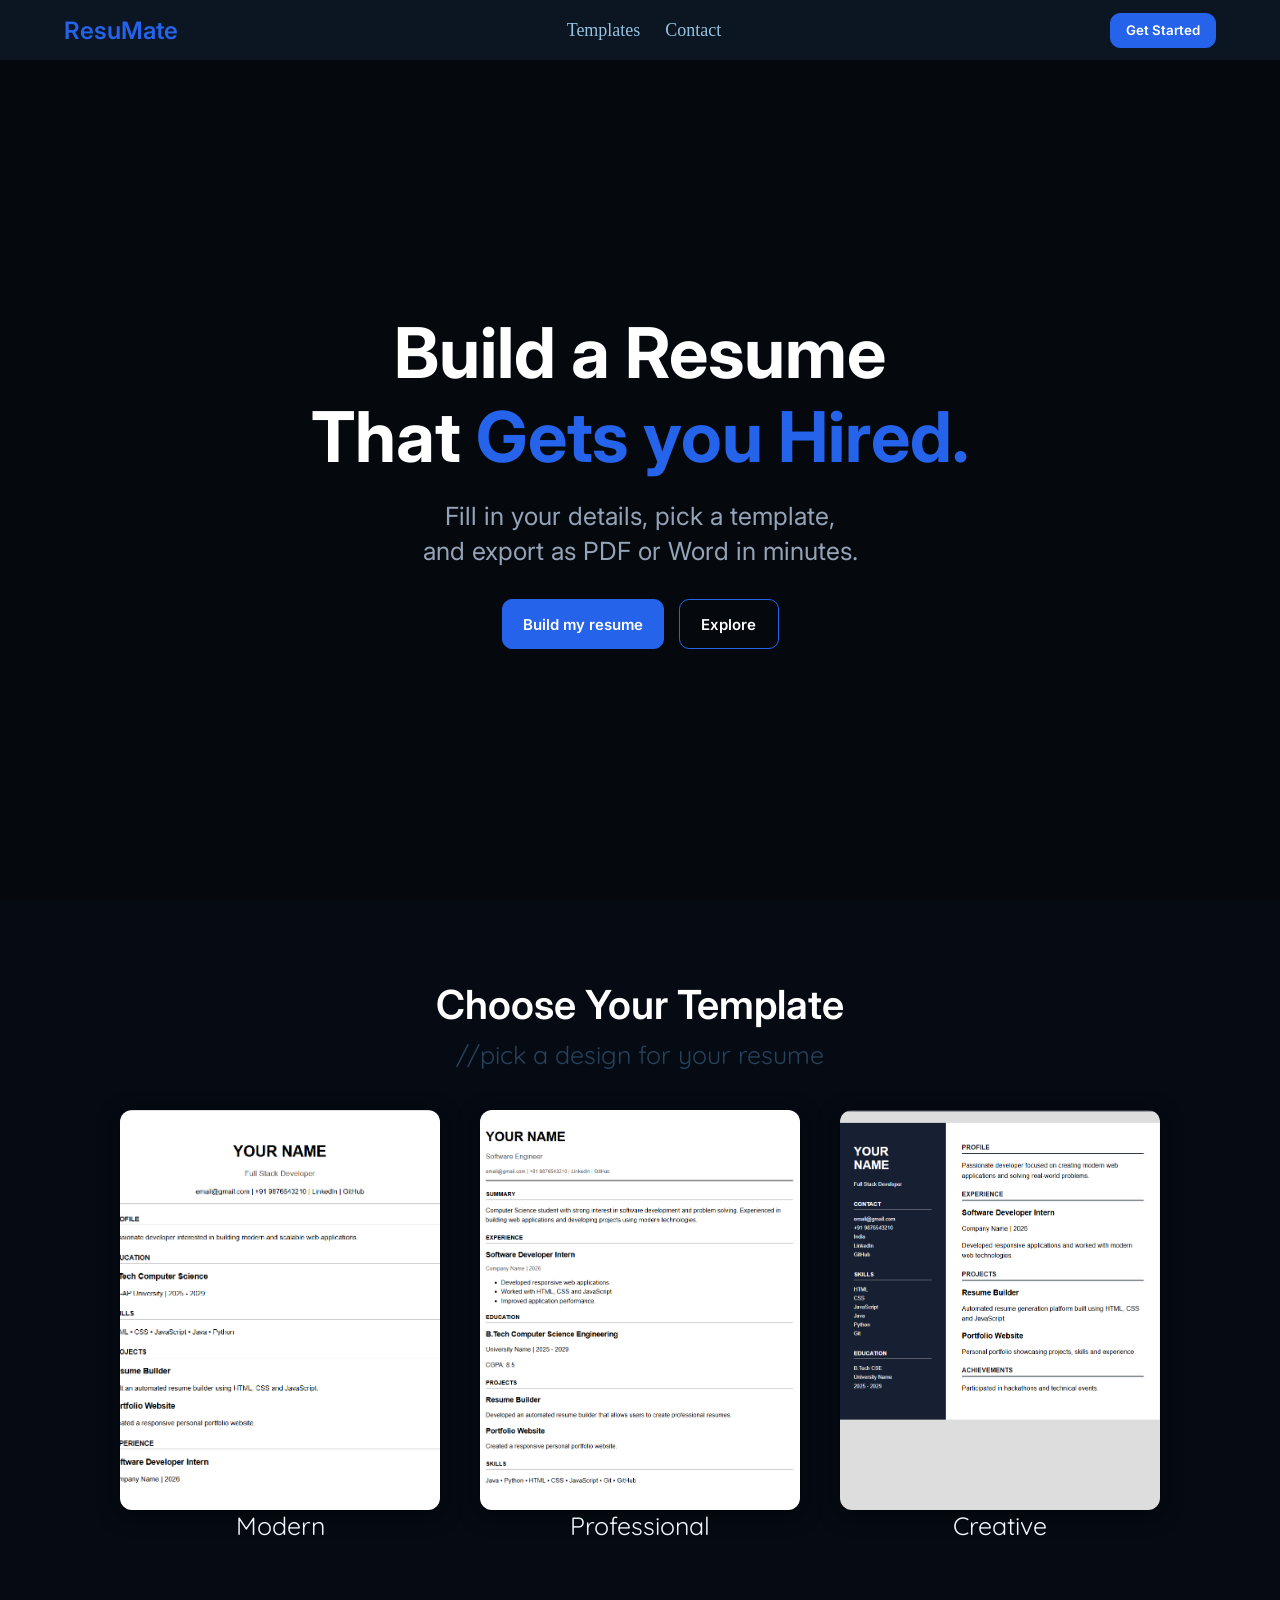
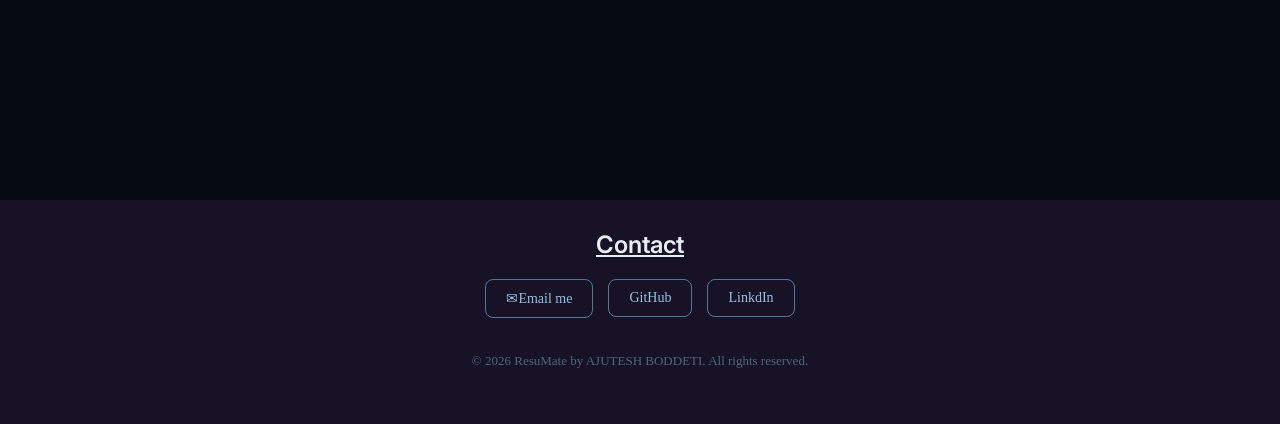
<file: index.html>
<!DOCTYPE html>
<html lang="en">

<head>
    <meta charset="UTF-8">
    <meta name="viewport" content="width=device-width, initial-scale=1.0">
    <title>ResuMate</title>
    <link rel="stylesheet" href="style.css">
    <link rel="preconnect" href="https://fonts.googleapis.com">
    <link rel="preconnect" href="https://fonts.gstatic.com" crossorigin>
    <link href="https://fonts.googleapis.com/css2?family=Inter:wght@300;400;500;600;700;800&display=swap"
        rel="stylesheet">
    <link
        href="https://fonts.googleapis.com/css2?family=Quicksand:wght@300..700&family=Scoutie+Sans:ital,wght@0,200..800;1,200..800&display=swap"
        rel="stylesheet">

</head>

<body>
    <nav>
        <h2>ResuMate</h2>
        <div class="opts">
            <a href="#Templates">Templates</a>
            <a href="#footer">Contact</a>
        </div>
        <div class="btn-n">
            <a href="builder.html"><button id="btn3">Get Started</button></a>
        </div>
    </nav>
    <section id="hero">
        <h1 class="slide"><span>Build a Resume <br>That</span> Gets you Hired.</h1>
        <p class="slide">Fill in your details, pick a template, <br>and export as PDF or Word in minutes.</p>
        <div class="btn">
            <a href="builder.html"><button id="btn1">Build my resume</button></a>
            <a href="#Templates"><button id="btn2">Explore</button></a>
        </div>
    </section>
    <section id="Templates">
        <h2>Choose Your Template</h2>
        <p>//pick a design for your resume</p>
        <div class="temps">
            <div class="temp-cr1">
                <a href="modern.html">
                    <div class="temp-card1">
                    </div>
                </a>
                <a href="builder.html">
                    <p style="color: aliceblue;">Modern</p>
                </a>
            </div>
            <div class="temp-cr2">
                <a href="professional.html">
                    <div class="temp-card2">
                    </div>
                </a>
                <a href="builder.html">
                    <p style="color: aliceblue;">Professional</p>
                </a>
            </div>
            <div class="temp-cr3">
                <a href="creative.html">
                    <div class="temp-card3">
                    </div>
                </a>
                <a href="builder.html">
                    <p style="color: aliceblue;">Creative</p>
                </a>
            </div>
        </div>
    </section>
    <footer id="footer">
        <h2>Contact</h2>
        <div class="fbtn">
            <a href="mailto:ajuboddeti623@gmail.com"><button class="b3">✉Email me</button></a>
            <a href="https://github.com/ajuteshboddeti"><button class="b4">GitHub</button></a>
            <a href="https://www.linkedin.com/in/boddeti-ajutesh-122315372/"><button class="b5">LinkdIn</button></a>
        </div>
        <p class="copyright"> © 2026 ResuMate by AJUTESH BODDETI. All rights reserved. </p>
    </footer>
</body>

</html>
</file>
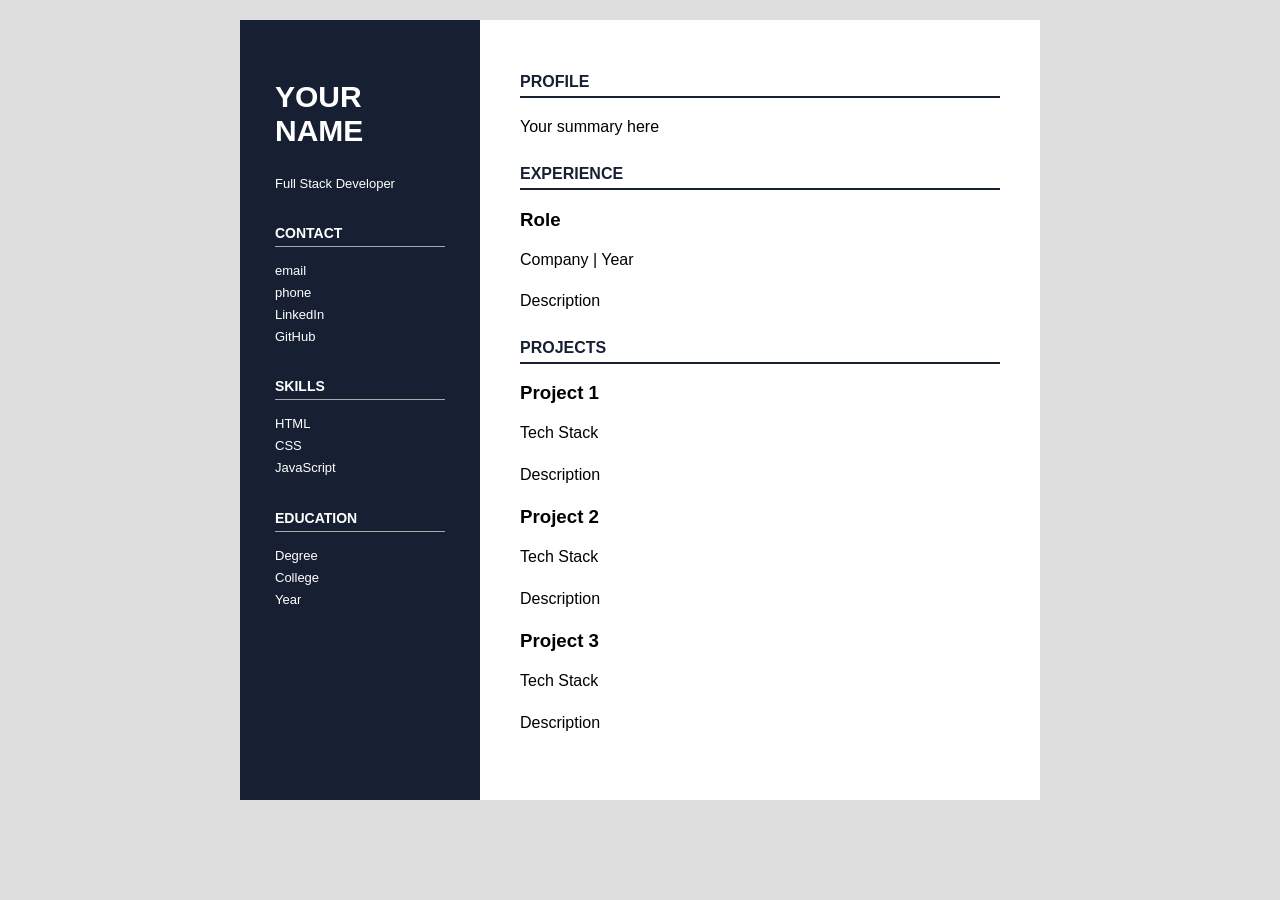
<file: creative.html>
<!DOCTYPE html>
<html>
<head>
    <title>Creative Resume</title>
    <link rel="stylesheet" href="creative.css">
</head>
<body>
<div class="resume">
    <aside>
        <h1 id="name">YOUR<br>NAME</h1>
        <p id="role">Full Stack Developer</p>
        <h2>CONTACT</h2>
        <p id="contact">
            email<br>phone<br>LinkedIn<br>GitHub
        </p>
        <h2>SKILLS</h2>
        <p id="skills">HTML<br>CSS<br>JavaScript</p>
        <h2>EDUCATION</h2>
        <p id="education">Degree<br>College<br>Year</p>
    </aside>
    <main>
        <section>
            <h2>PROFILE</h2>
            <p id="profile">Your summary here</p>
        </section>
        <section>
            <h2>EXPERIENCE</h2>
            <h3 id="exrole">Role</h3>
            <p id="expdetail">Company | Year</p>
            <p id="exdesc">Description</p>
        </section>
        <section>
            <h2>PROJECTS</h2>
            <h3 id="p1name">Project 1</h3>
            <p id="p1stack">Tech Stack</p>
            <p id="p1desc">Description</p>
            <h3 id="p2name">Project 2</h3>
            <p id="p2stack">Tech Stack</p>
            <p id="p2desc">Description</p>
            <h3 id="p3name">Project 3</h3>
            <p id="p3stack">Tech Stack</p>
            <p id="p3desc">Description</p>
        </section>
    </main>
</div>
</body>
</html>
</file>
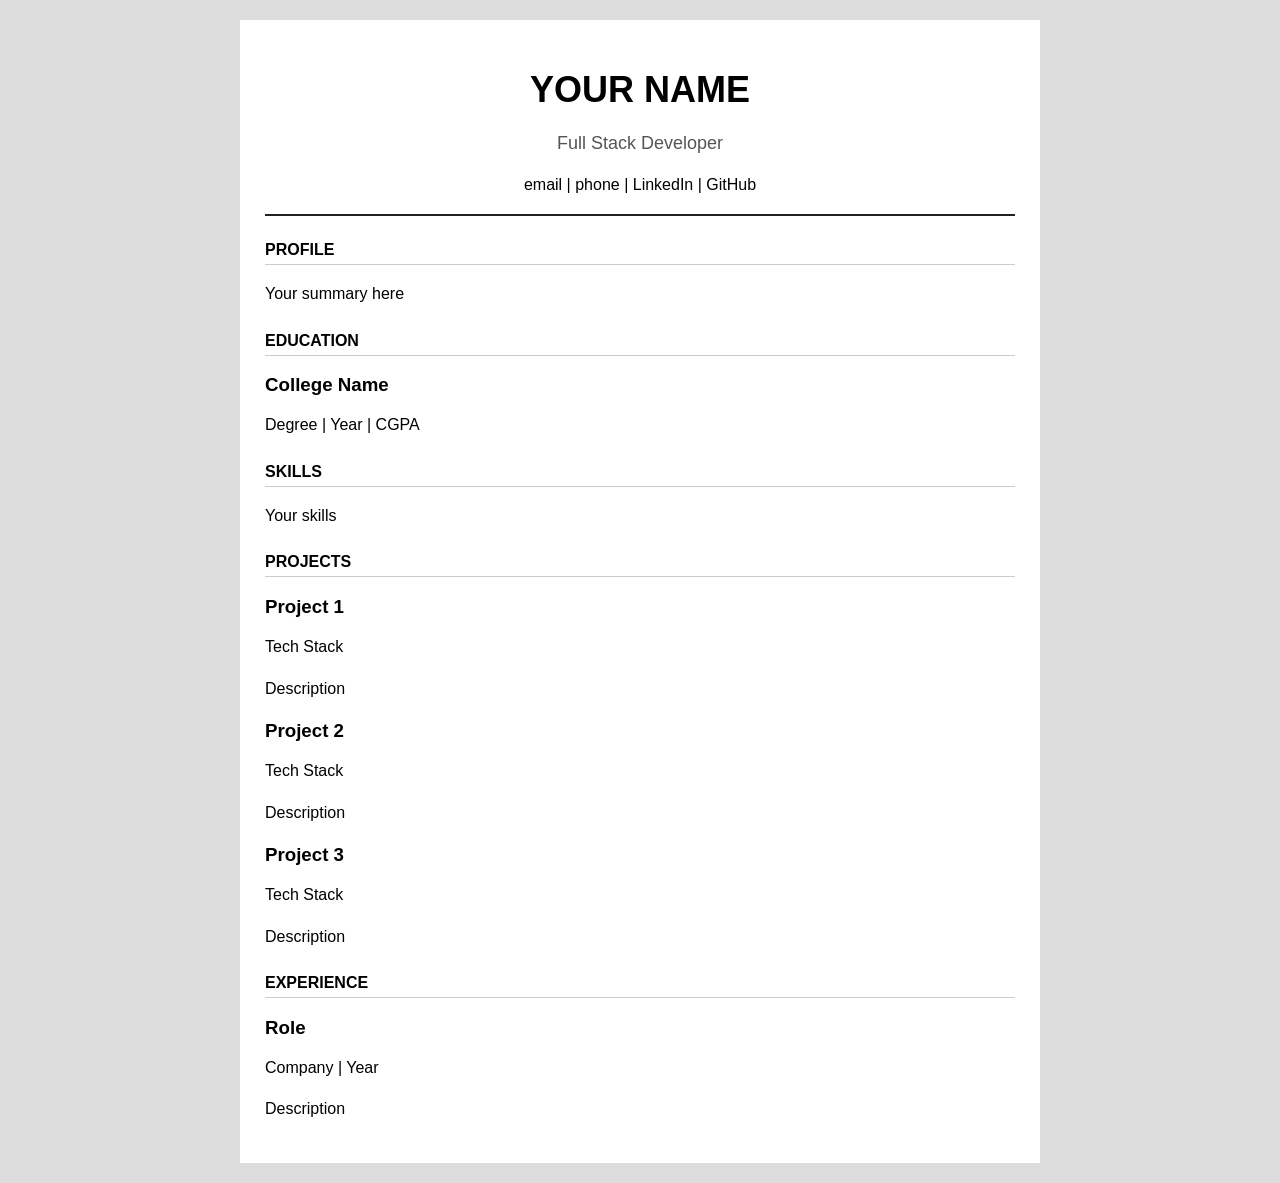
<file: modern.html>
<!DOCTYPE html>
<html>
<head>
    <title>Modern Resume</title>
    <link rel="stylesheet" href="modern.css">
</head>
<body>
<div class="resume">
    <header>
        <h1 id="name">YOUR NAME</h1>
        <p id="role">Full Stack Developer</p>
        <span id="contact">email | phone | LinkedIn | GitHub</span>
    </header>
    <section>
        <h2>PROFILE</h2>
        <p id="profile">Your summary here</p>
    </section>
    <section>
        <h2>EDUCATION</h2>
        <h3 id="cname">College Name</h3>
        <p id="education">Degree | Year | CGPA</p>
    </section>
    <section>
        <h2>SKILLS</h2>
        <p id="skills">Your skills</p>
    </section>
    <section>
        <h2>PROJECTS</h2>
        <h3 id="p1name">Project 1</h3>
        <p id="p1stack">Tech Stack</p>
        <p id="p1desc">Description</p>
        <h3 id="p2name">Project 2</h3>
        <p id="p2stack">Tech Stack</p>
        <p id="p2desc">Description</p>
        <h3 id="p3name">Project 3</h3>
        <p id="p3stack">Tech Stack</p>
        <p id="p3desc">Description</p>
    </section>
    <section>
        <h2>EXPERIENCE</h2>
        <h3 id="exrole">Role</h3>
        <p id="expdetail">Company | Year</p>
        <p id="exdesc">Description</p>
    </section>
</div>
</body>
</html>
</file>
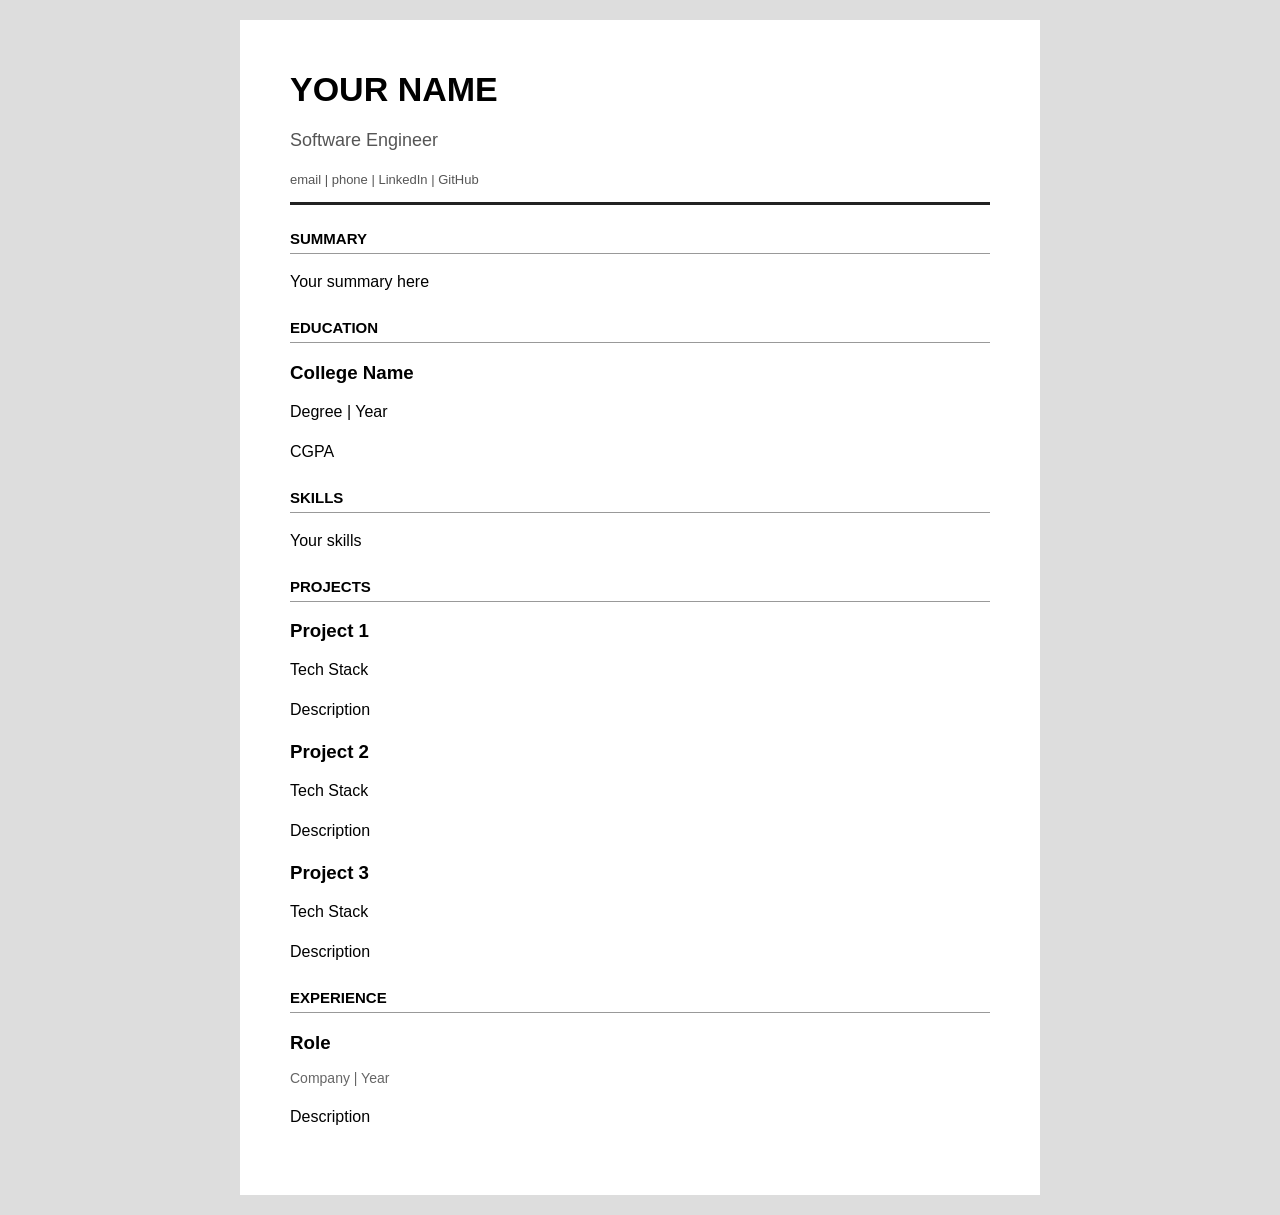
<file: professional.html>
<!DOCTYPE html>
<html>
<head>
    <title>Professional Resume</title>
    <link rel="stylesheet" href="professional.css">
</head>
<body>
<div class="resume">
    <header>
        <h1 id="name">YOUR NAME</h1>
        <p id="role">Software Engineer</p>
        <div class="contact" id="contact">
            email | phone | LinkedIn | GitHub
        </div>
    </header>
    <section>
        <h2>SUMMARY</h2>
        <p id="profile">Your summary here</p>
    </section>
    <section>
        <h2>EDUCATION</h2>
        <div class="item">
            <h3 id="cname">College Name</h3>
            <p id="education">Degree | Year</p>
            <p id="cgpa">CGPA</p>
        </div>
    </section>
    <section>
        <h2>SKILLS</h2>
        <p id="skills">Your skills</p>
    </section>
    <section>
        <h2>PROJECTS</h2>
        <div class="item">
            <h3 id="p1name">Project 1</h3>
            <p id="p1stack">Tech Stack</p>
            <p id="p1desc">Description</p>
        </div>
        <div class="item">
            <h3 id="p2name">Project 2</h3>
            <p id="p2stack">Tech Stack</p>
            <p id="p2desc">Description</p>
        </div>
        <div class="item">
            <h3 id="p3name">Project 3</h3>
            <p id="p3stack">Tech Stack</p>
            <p id="p3desc">Description</p>
        </div>
    </section>
    <section>
        <h2>EXPERIENCE</h2>
        <div class="item">
            <h3 id="exrole">Role</h3>
            <p class="date" id="expdetail">Company | Year</p>
            <p id="exdesc">Description</p>
        </div>
    </section>
</div>
</body>
</html>
</file>
<file: style.css>
body {
    margin: 0;
    background-color: #05090e;
    overflow-x: hidden;
}

nav {
    background-color: #0c1522;
    min-height: 60px;
    width: 100%;
    position: fixed;
    top: 0;
    left: 0;
    z-index: 1000;
    display: flex;
    justify-content: space-between;
    align-items: center;
    padding: 10px 5%;
    box-sizing: border-box;
}

.opts {
    display: flex;
    gap: 25px;
    font-size: 18px;
}

.opts a {
    text-decoration: none;
    color: #95c2e0;
}

.btn-n {
    display: flex;
    align-items: center;
}

#btn3 {
    height: 35px;
    background-color: #2563eb;
    border: 1px solid #2563eb;
    border-radius: 10px;
    padding: 0 15px;
    width: auto;
    cursor: pointer;
    font-family: "Inter", sans-serif;
    font-weight: 600;
    color: #ffffff;
}

h2 {
    color: #2563eb;
    margin: 0;
    font-family: "Inter", sans-serif;
    font-weight: 600;
}

section {
    width: 100%;
    box-sizing: border-box;
}

#hero {
    background-color: #05090e;
    min-height: 100vh;
    display: flex;
    flex-direction: column;
    justify-content: center;
    padding: 100px 5% 40px 5%;
    box-sizing: border-box;
}

#hero h1 {
    font-size: clamp(32px, 6vw, 70px);
    color: #2563eb;
    margin-top: 0;
    margin-bottom: 20px;
    font-family: 'Inter', sans-serif;
    line-height: 1.2;
    text-align: center;
}

#hero h1 span {
    color: #ffffff;
}

#hero p {
    font-size: clamp(16px, 2.5vw, 25px);
    color: #94a3b8;
    margin-top: 0;
    margin-bottom: 30px;
    font-family: 'Inter', sans-serif;
    line-height: 1.4;
    text-align: center;
}

.btn {
    display: flex;
    gap: 15px;
    flex-wrap: wrap;
    justify-content: center;
}

#btn1 {
    height: 50px;
    min-width: 150px;
    padding: 0 20px;
    background-color: #2563eb;
    border: 1px solid #2563eb;
    border-radius: 10px;
    cursor: pointer;
    font-size: 15px;
    font-family: 'Inter', sans-serif;
    font-weight: 600;
    color: #ffffff;
}

#btn1:hover {
    background-color: #2563eb;
    transform: translateY(-2px);
}

#btn2:hover {
    background-color: rgba(37, 99, 235, 0.15);
    transform: translateY(-2px);
}


#btn2 {
    height: 50px;
    min-width: 100px;
    padding: 0 20px;
    background-color: transparent;
    color: #ffffff;
    border: 1px solid #2563eb;
    border-radius: 10px;
    cursor: pointer;
    font-size: 15px;
    font-family: 'Inter', sans-serif;
    font-weight: 600;
}

#Templates {
    background-color: #050a13;
    min-height: 100vh;
    padding: 80px 5% 40px 5%;
    box-sizing: border-box;
}

#Templates h2 {
    color: #ffffff;
    text-align: center;
    font-size: clamp(28px, 4vw, 40px);
    font-family: "Inter", sans-serif;
    font-weight: 600;
    margin-bottom: 10px;
}

#Templates p {
    text-align: center;
    color: #25435b;
    font-size: clamp(16px, 2.5vw, 25px);
    font-family: "Quicksand", sans-serif;
    margin-top: 0;
    margin-bottom: 40px;
}

.temps {
    display: flex;
    justify-content: center;
    align-items: center;
    flex-wrap: wrap;
    gap: 40px;
    padding: 0;
}

.temp-cr1,
.temp-cr2,
.temp-cr3 {
    display: flex;
    flex-direction: column;
    align-items: center;
}

.temp-card1,
.temp-card2,
.temp-card3 {
    height: 400px;
    width: 320px;
    max-width: 100%;
    background-color: rgb(16, 36, 54);
    border-radius: 12px;
    background-size: cover;
    background-position: center;
    background-repeat: no-repeat;
    box-shadow: 0 4px 20px rgba(0, 0, 0, 0.5);
    transition: transform 0.3s ease;
}

.temp-card1:hover,
.temp-card2:hover,
.temp-card3:hover {
    transform: translateY(-5px);
}

.temp-card1 {
    background-image: url(modern.png);
}

.temp-card2 {
    background-image: url(professional.png);
}

.temp-card3 {
    background-image: url(image.png);
}

.temps a {
    text-decoration: none;
}

#pricing {
    background-color: #070e1a;
    min-height: 100vh;
}

footer {
    min-height: 200px;
    height: auto;
    width: 100%;
    background-color: #171226;
    padding: 30px 20px;
    box-sizing: border-box;
}

footer h2 {
    color: #E6EDF3;
    text-align: center;
    padding-top: 0;
    margin-bottom: 20px;
    text-decoration: underline;
}

footer p {
    margin: 10px 0 25px;
    color: #6d91ad;
    font-size: 16px;
}

.fbtn {
    display: flex;
    justify-content: center;
    flex-wrap: wrap;
    gap: 15px;
}

.fbtn button {
    padding: 10px 20px;
    border-radius: 8px;
    cursor: pointer;
    font-family: inherit;
    font-size: 14px;
}

.b3,
.b4,
.b5 {
    background: transparent;
    color: #95c2e0;
    border: 1px solid #547998;
}

.fbtn button:hover {
    background-color: #95c2e0;
    color: #05090e;
    transition: 0.3s;
}

.copyright {
    margin-top: 35px;
    font-size: 13px;
    color: #50677b;
    text-align: center;
}

@media (max-width: 768px) {
    nav {
        padding: 10px 15px;
    }

    .opts {
        gap: 15px;
        font-size: 16px;
    }

    #hero {
        padding-top: 90px;
    }
}

@media (max-width: 480px) {
    nav {
        gap: 10px;
    }

    .opts {
        gap: 10px;
        font-size: 14px;
    }
}
</file>
<file: creative.css>
body {
    background: #ddd;
    font-family: Arial, sans-serif;
    margin: 0;
    padding: 0;
}

.resume {
    max-width: 800px;
    width: 100%;
    margin: 20px auto;
    display: flex;
    background: white;
    box-sizing: border-box;
}

aside {
    width: 30%;
    padding: 35px;
    background: #172033;
    color: white;
    box-sizing: border-box;
}

aside h1 {
    font-size: 30px;
    word-break: break-word;
}

aside h2 {
    font-size: 14px;
    margin-top: 30px;
    border-bottom: 1px solid #aaa;
    padding-bottom: 5px;
}

aside p {
    line-height: 1.7;
    font-size: 13px;
    word-break: break-word;
}

main {
    width: 70%;
    padding: 40px;
    box-sizing: border-box;
}

main h2 {
    color: #172033;
    font-size: 16px;
    border-bottom: 2px solid #172033;
    padding-bottom: 5px;
}

main section {
    margin-bottom: 25px;
}

main h3 {
    margin-bottom: 5px;
}

main p {
    line-height: 1.6;
    word-break: break-word;
}

@media (max-width: 600px) {
    .resume {
        flex-direction: column;
    }
    aside, main {
        width: 100%;
        padding: 20px;
    }
}
</file>
<file: modern.css>
body {
    background: #ddd;
    font-family: Arial, sans-serif;
    margin: 0;
    padding: 0;
}

.resume {
    max-width: 800px;
    width: 100%;
    margin: 20px auto;
    padding: clamp(15px, 4vw, 25px);
    background: white;
    box-sizing: border-box;
}

header {
    text-align: center;
    border-bottom: 2px solid #222;
    padding-bottom: 20px;
}

h1 {
    font-size: clamp(24px, 5vw, 36px);
    margin-bottom: 5px;
    word-break: break-word;
}

header p {
    font-size: clamp(14px, 3vw, 18px);
    color: #555;
    word-break: break-word;
}

section {
    margin-top: 25px;
}

h2 {
    font-size: 16px;
    border-bottom: 1px solid #ccc;
    padding-bottom: 5px;
}

h3 {
    margin-bottom: 5px;
}

p {
    line-height: 1.6;
    word-break: break-word;
}
</file>
<file: professional.css>
body {
    background: #ddd;
    font-family: Arial, sans-serif;
    margin: 0;
    padding: 0;
}

.resume {
    max-width: 800px;
    width: 100%;
    margin: 20px auto;
    padding: clamp(20px, 5vw, 50px);
    background: white;
    box-sizing: border-box;
}

header {
    border-bottom: 3px solid #222;
    padding-bottom: 15px;
}

h1 {
    font-size: clamp(24px, 5vw, 34px);
    margin: 0;
    word-break: break-word;
}

header p {
    font-size: clamp(14px, 3vw, 18px);
    color: #555;
    word-break: break-word;
}

.contact {
    font-size: 13px;
    color: #555;
    word-break: break-word;
}

section {
    margin-top: 25px;
}

h2 {
    font-size: 15px;
    border-bottom: 1px solid #999;
    padding-bottom: 6px;
}

h3 {
    margin-bottom: 3px;
}

.date {
    color: #666;
    font-size: 14px;
}

p {
    line-height: 1.5;
    word-break: break-word;
}

li {
    margin-bottom: 6px;
}
</file>
